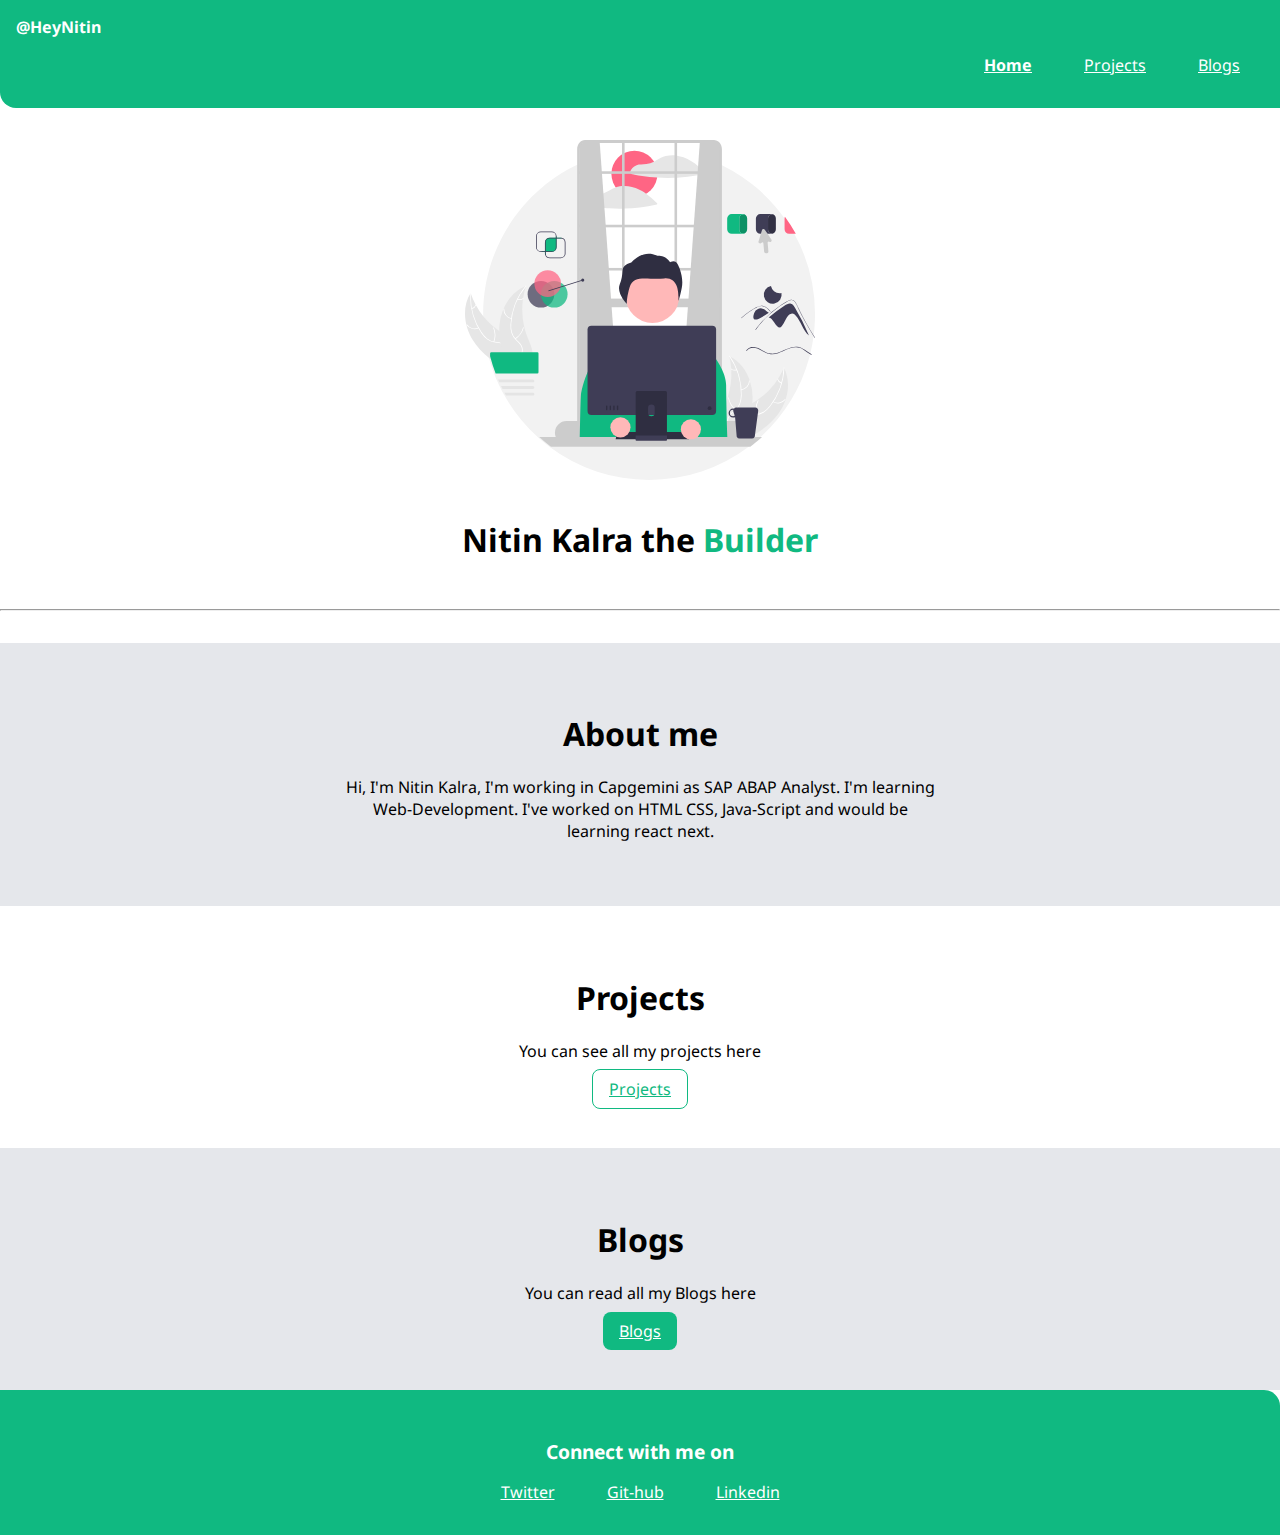
<file: index.html>
<!DOCTYPE html>
<html lang="en">
<head>
    <meta charset="UTF-8">
    <meta http-equiv="X-UA-Compatible" content="IE=edge">
    <meta name="viewport" content="width=device-width, initial-scale=1.0">
    <title>Home | Nitin Kalra</title>
    <link rel="stylesheet" href="styles.css">
</head>
<body>
    
    

    <nav class="navigation container">
        <div class="nav-brand">@HeyNitin</div>

        <ul class="list-non-bullet nav-pills">

            <li class="list-inline link-active">
                <a class="link" href="/index.html">Home</a>
            </li>

            <li class="list-inline">
                <a class="link" href="/projects.html">Projects</a>
            </li>

            <li class="list-inline">
                <a class="link" href="/blogs.html">Blogs</a>
            </li>

        </ul>
    </nav>

    <header class="hero">

        <img class="hero-img" src="images/hero.svg" />
        <h1 class="hero-header">Nitin Kalra the  <span style = "color: var(--primary-color);">Builder</span></h1>

    </header>

    <hr>





    <section class="section ow">
        <div class="container container-center">
            <h1>About me</h1>
                <p>Hi, I'm Nitin Kalra, I'm working in Capgemini as SAP ABAP Analyst. I'm learning Web-Development. I've worked on HTML CSS, Java-Script and would be learning react next. </p>
        </div>
    </section>

    <section class="section">
        <div class="container container-center">
                <h1>Projects</h1>
                <p>You can see all my projects here</p>
                <a class="link link-secondary" href="/projects.html">Projects</a>
        </div>
    </section>

    <section class="section ow">
        <div class="container container-center">
                <h1>Blogs</h1>
                <p>You can read all my Blogs here</p>
                <a class="link link-primary" href="/blogs.html">Blogs</a>
        </div>
    </section>

        
    <footer class="footer">
        <div class="footer-header">Connect with me on</div>
        <ui class="social-links">
           
           
            <li class="list-inline"> <a class="link" target="_blank" href="https:\\Twitter.com/07_Nitin_07">Twitter</a></li>
            
            <li class="list-inline"> <a class="link" target="_Blank" href="https:\\github.com/heynitin">Git-hub</a></li>


            <li class="list-inline"> <a class="link" target="_blank" href="https://www.linkedin.com/in/heynitin/">Linkedin</a></li>
   
        </ui>


    </footer>



</body>
</html>
</file>
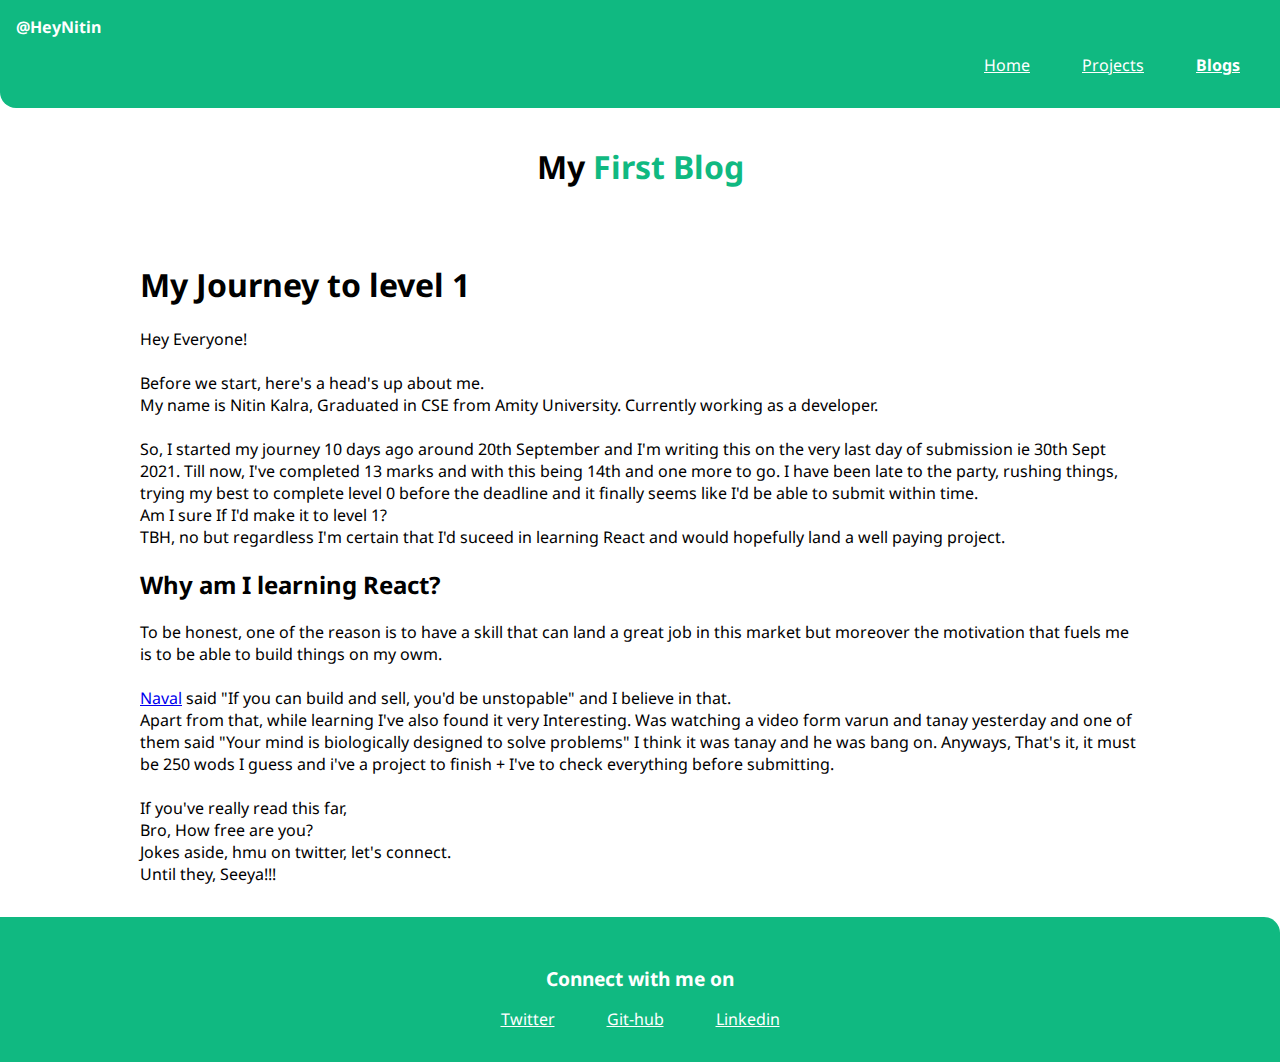
<file: blog01.html>
<!DOCTYPE html>
<html lang="en">
<head>
    <meta charset="UTF-8">
    <meta http-equiv="X-UA-Compatible" content="IE=edge">
    <meta name="viewport" content="width=device-width, initial-scale=1.0">
    <title>Blog</title>
    <link rel="stylesheet" href="styles.css">
</head>
<body>
    
    <nav class="navigation container">
        <div class="nav-brand">@HeyNitin</div>
    
        <ul class="list-non-bullet nav-pills">
    
            <li class="list-inline">
                <a class="link" href="/index.html">Home</a>
            </li>
    
            <li class="list-inline">
                <a class="link" href="/projects.html">Projects</a>
            </li>
    
            <li class="list-inline link-active">
                <a class="link" href="/blogs.html">Blogs</a>
            </li>
    
        </ul>
    </nav>


    <div class="container container-center">

        <h1 class="hero-header">My <span style = "color: var(--primary-color);"> First Blog</span></h1>
    
    </div>

    <div class="container container-centered02">

        <h1>My Journey to level 1</h1>

        <p>
            Hey Everyone!<br><br>
            Before we start, here's a head's up about me. <br>
            My name is Nitin Kalra, Graduated in CSE from Amity University. Currently working as a developer.<br>
            <br>
            So, I started my journey 10 days ago around 20th September and I'm writing this on the very last day of submission ie 30th Sept 2021. Till now, I've completed 13 marks and with this being 14th and one more to go. I have been late to the party, rushing things, trying my best to complete level 0 before the deadline and it finally seems like I'd be able to submit within time.<br>
            Am I sure If I'd make it to level 1? <br>
            TBH, no but regardless I'm certain that I'd suceed in learning React and would hopefully land a well paying project.

        </p>


        <h2>Why am I learning React?</h2>

        <p>
            
            To be honest, one of the reason is to have a skill that can land a great job in this market but moreover the motivation that fuels me is to be able to build things on my owm. <br>
            <br>
            <a target="_blank" href = "https://twitter.com/naval">Naval</a> said "If you can build and sell, you'd be unstopable" and I believe in that.

            <br>
            Apart from that, while learning I've also found it very Interesting. Was watching a video form varun and tanay yesterday and one of them said "Your mind is biologically designed to solve problems" I think it was tanay and he was bang on.

            Anyways, That's it, it must be 250 wods I guess and i've a project to finish + I've to check everything before submitting. <br>
            
            <br>If you've really read this far,<br> Bro, How free are you?<br>
            Jokes aside, hmu on twitter, let's connect.<br>

            Until they, Seeya!!!



        </p>

    </div>
    

    <footer class="footer">
        <div class="footer-header">Connect with me on</div>
        <ui class="social-links">
           
           
            <li class="list-inline"> <a class="link" target="_blank" href="https:\\Twitter.com/07_Nitin_07">Twitter</a></li>
            
            <li class="list-inline"> <a class="link" target="_Blank" href="https:\\github.com/heynitin">Git-hub</a></li>
    
    
            <li class="list-inline"> <a class="link" target="_blank" href="https://www.linkedin.com/in/heynitin/">Linkedin</a></li>
    
        </ui>
    
    
    </footer>

</body>
</html>
</file>
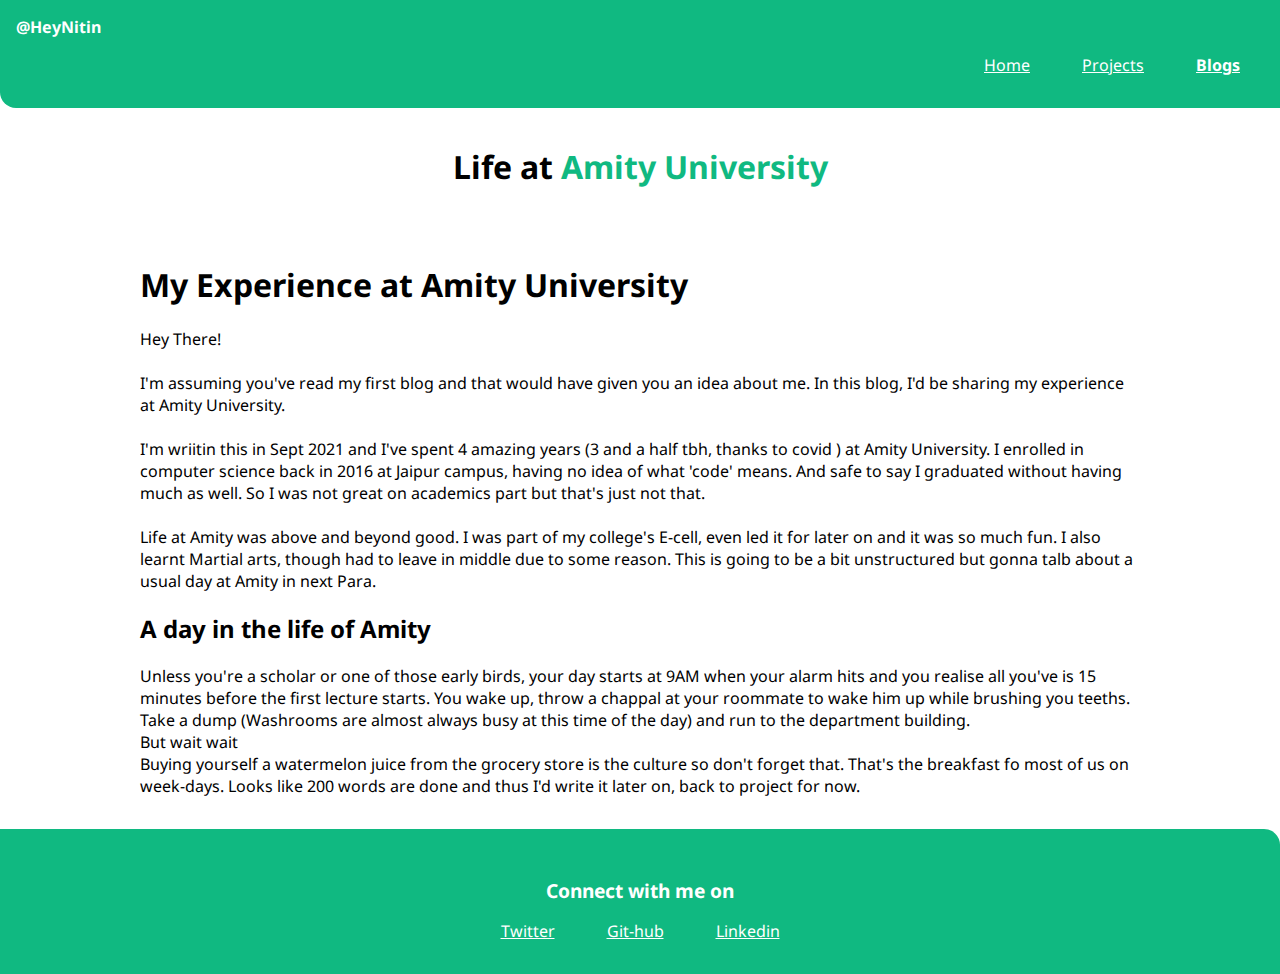
<file: blog02.html>
<!DOCTYPE html>
<html lang="en">
<head>
    <meta charset="UTF-8">
    <meta http-equiv="X-UA-Compatible" content="IE=edge">
    <meta name="viewport" content="width=device-width, initial-scale=1.0">
    <title>Blog</title>
    <link rel="stylesheet" href="styles.css">
</head>
<body>
    
    <nav class="navigation container">
        <div class="nav-brand">@HeyNitin</div>
    
        <ul class="list-non-bullet nav-pills">
    
            <li class="list-inline">
                <a class="link" href="/index.html">Home</a>
            </li>
    
            <li class="list-inline">
                <a class="link" href="/projects.html">Projects</a>
            </li>
    
            <li class="list-inline link-active">
                <a class="link" href="/blogs.html">Blogs</a>
            </li>
    
        </ul>
    </nav>


    <div class="container container-center">

        <h1 class="hero-header">Life at <span style = "color: var(--primary-color);">Amity University</span></h1>
    
    </div>

    <div class="container container-centered02">

        <h1>My Experience at Amity University</h1>

        <p>
            Hey There! <br><br>
            I'm assuming you've read my first blog and that would have given you an idea about me. In this blog, I'd be sharing my experience at Amity University. <br>
            <br>
            I'm wriitin this in Sept 2021 and I've spent 4 amazing years (3 and a half tbh, thanks to covid ) at Amity University. I enrolled in computer science back in 2016 at Jaipur campus, having no idea of what 'code' means. And safe to say I graduated without having much as well. So I was not great on academics part but that's just not that.<br>

            <br> Life at Amity was above and beyond good. I was part of my college's E-cell, even led it for later on and it was so much fun. I also learnt Martial arts, though had to leave in middle due to some reason. This is going to be a bit unstructured but gonna talb about a usual day at Amity in next Para.

        </p>


        <h2>A day in the life of Amity</h2>

        <p>
            Unless you're a scholar or one of those early birds, your day starts at 9AM when your alarm hits and you realise all you've is 15 minutes before the first lecture starts. You wake up, throw a chappal at your roommate to wake him up while brushing you teeths. Take a dump (Washrooms are almost always busy at this time of the day) and run to the department building.<br> But wait wait<br>
            Buying yourself a watermelon juice from the grocery store is the culture so don't forget that. That's the breakfast fo most of us on week-days. Looks like 200 words are done and thus I'd write it later on, back to project for now.
        </p>

    </div>
    

    <footer class="footer">
        <div class="footer-header">Connect with me on</div>
        <ui class="social-links">
           
           
            <li class="list-inline"> <a class="link" target="_blank" href="https:\\Twitter.com/07_Nitin_07">Twitter</a></li>
            
            <li class="list-inline"> <a class="link" target="_Blank" href="https:\\github.com/heynitin">Git-hub</a></li>
    
    
            <li class="list-inline"> <a class="link" target="_blank" href="https://www.linkedin.com/in/heynitin/">Linkedin</a></li>
    
        </ui>
    
    
    </footer>

</body>
</html>
</file>
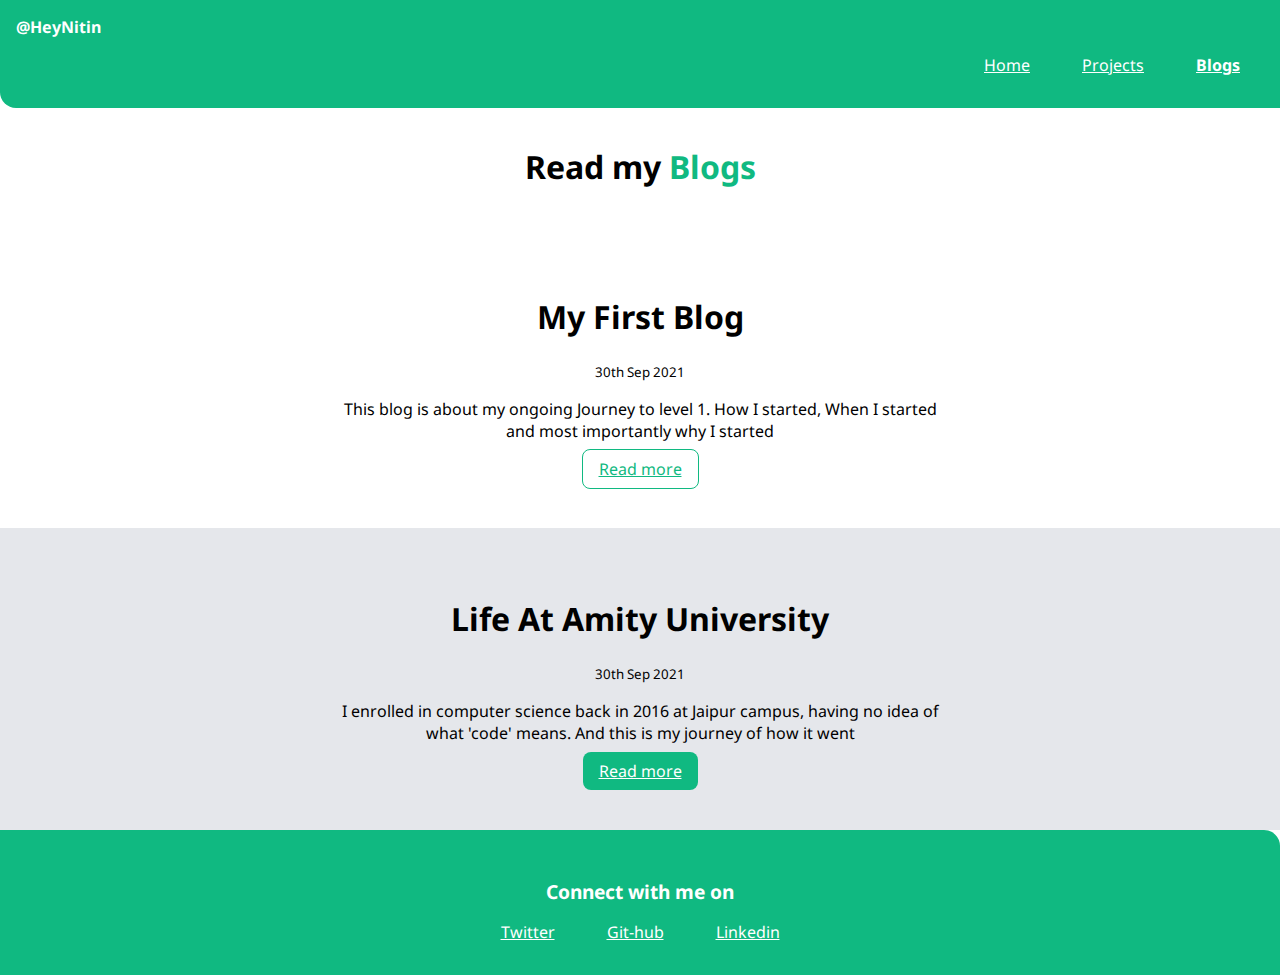
<file: blogs.html>
<!DOCTYPE html>
<html lang="en">
<head>
    <meta charset="UTF-8">
    <meta http-equiv="X-UA-Compatible" content="IE=edge">
    <meta name="viewport" content="width=device-width, initial-scale=1.0">
    <title>Blogs | Nitin Kalra</title>

    <link rel="stylesheet" href="styles.css">
</head>

<body>
    
    <nav class="navigation container">
    <div class="nav-brand">@HeyNitin</div>

    <ul class="list-non-bullet nav-pills">

        <li class="list-inline">
            <a class="link" href="/index.html">Home</a>
        </li>

        <li class="list-inline">
            <a class="link" href="/projects.html">Projects</a>
        </li>

        <li class="list-inline link-active">
            <a class="link" href="/blogs.html">Blogs</a>
        </li>

    </ul>
</nav>


<div class="container container-center">

    <h1 class="hero-header">Read my <span style = "color: var(--primary-color);">Blogs</span></h1>


</div>

        <section class="section">
            <div class="container container-center">
                <h1>My First Blog</h1>
                <small>30th Sep 2021</small>

                    <p>This blog is about my ongoing Journey to level 1. How I started, When I started and most importantly why I started</p>

                    <a class="link link-secondary" target="_blank" href="/blog01.html">Read more</a>

                

            </div>
        </section>



        <section class="section ow">
            <div class="container container-center">
                <h1>Life At Amity University</h1>
                <small>30th Sep 2021</small>
                    <p> I enrolled in computer science back in 2016 at Jaipur campus, having no idea of what 'code' means. And this is my journey of how it went</p>

                <a class="link link-primary" target="_blank" href="/blog02.html">Read more</a>

                

            </div>
        </section>


        

<footer class="footer">
    <div class="footer-header">Connect with me on</div>
    <ui class="social-links">
       
       
        <li class="list-inline"> <a class="link" target="_blank" href="https:\\Twitter.com/07_Nitin_07">Twitter</a></li>
        
        <li class="list-inline"> <a class="link" target="_Blank" href="https:\\github.com/heynitin">Git-hub</a></li>


        <li class="list-inline"> <a class="link" target="_blank" href="https://www.linkedin.com/in/heynitin/">Linkedin</a></li>

    </ui>


</footer>




</body>
</html>
</file>
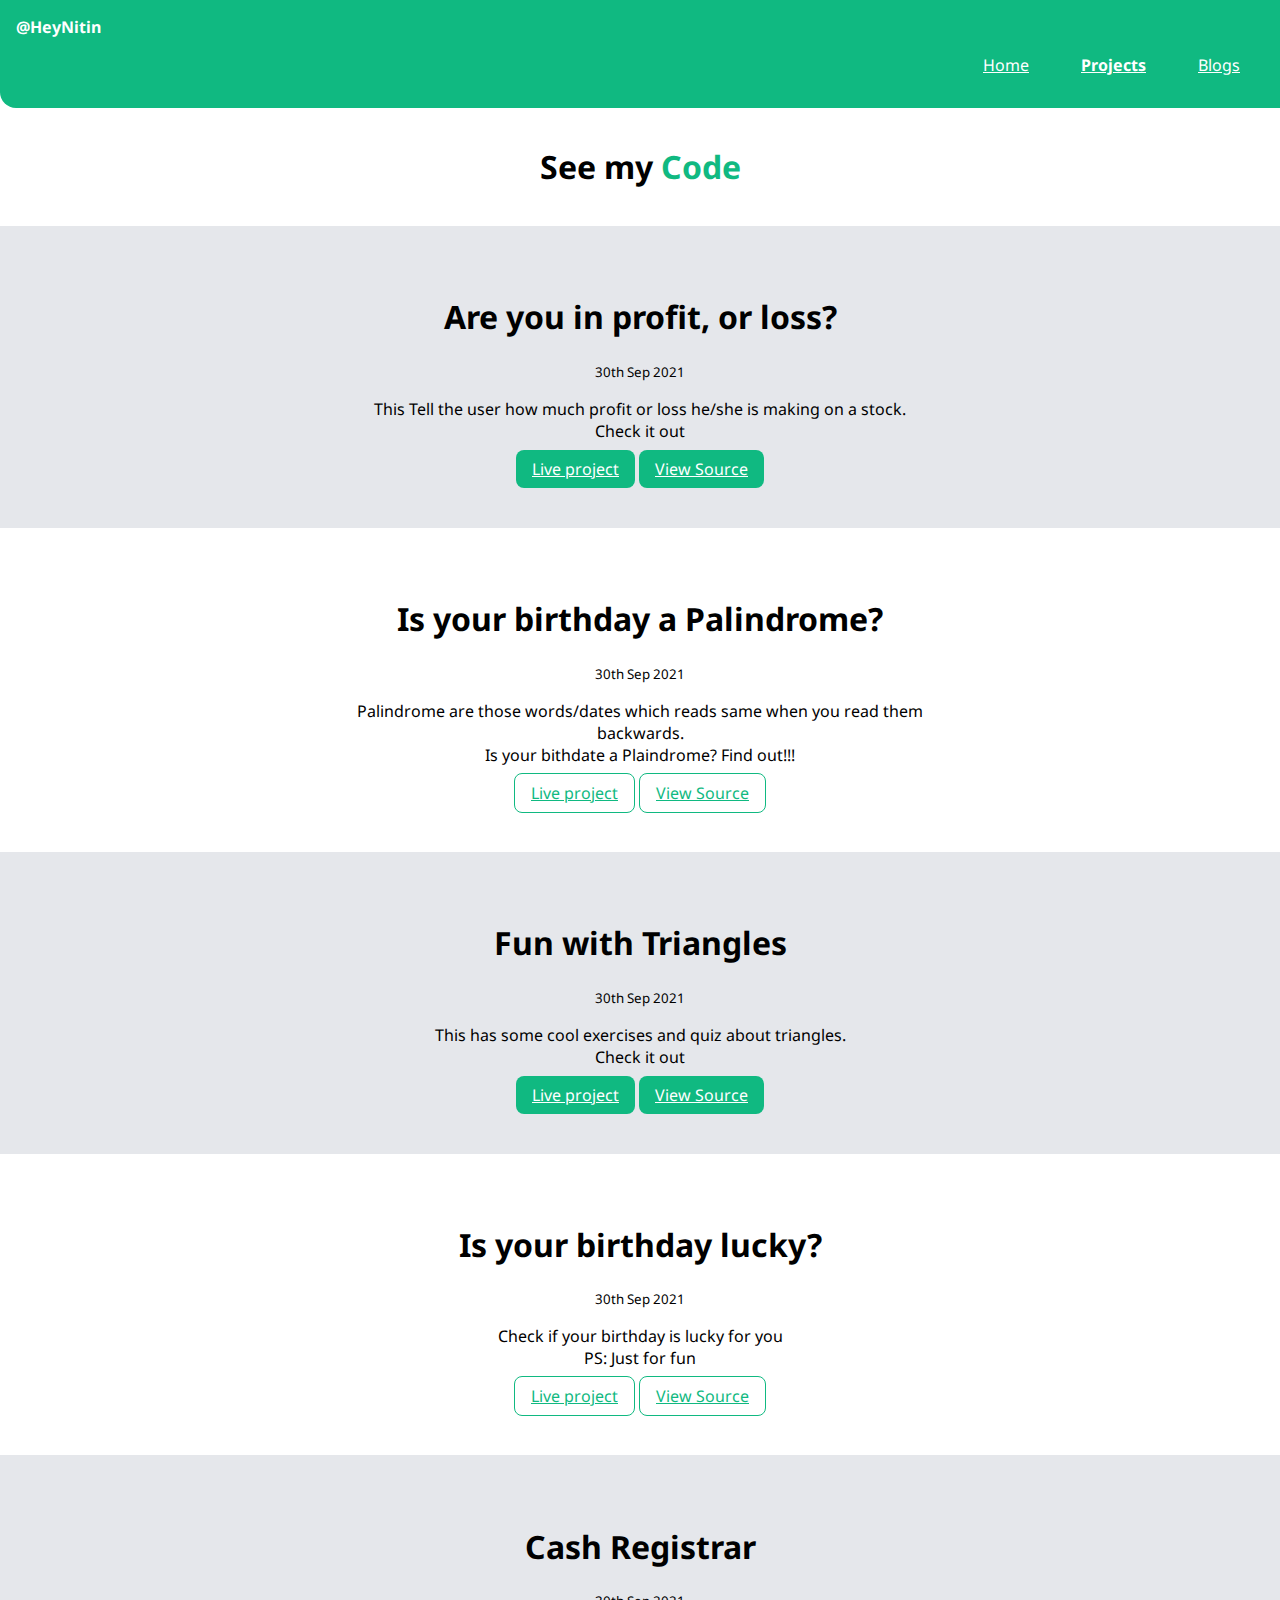
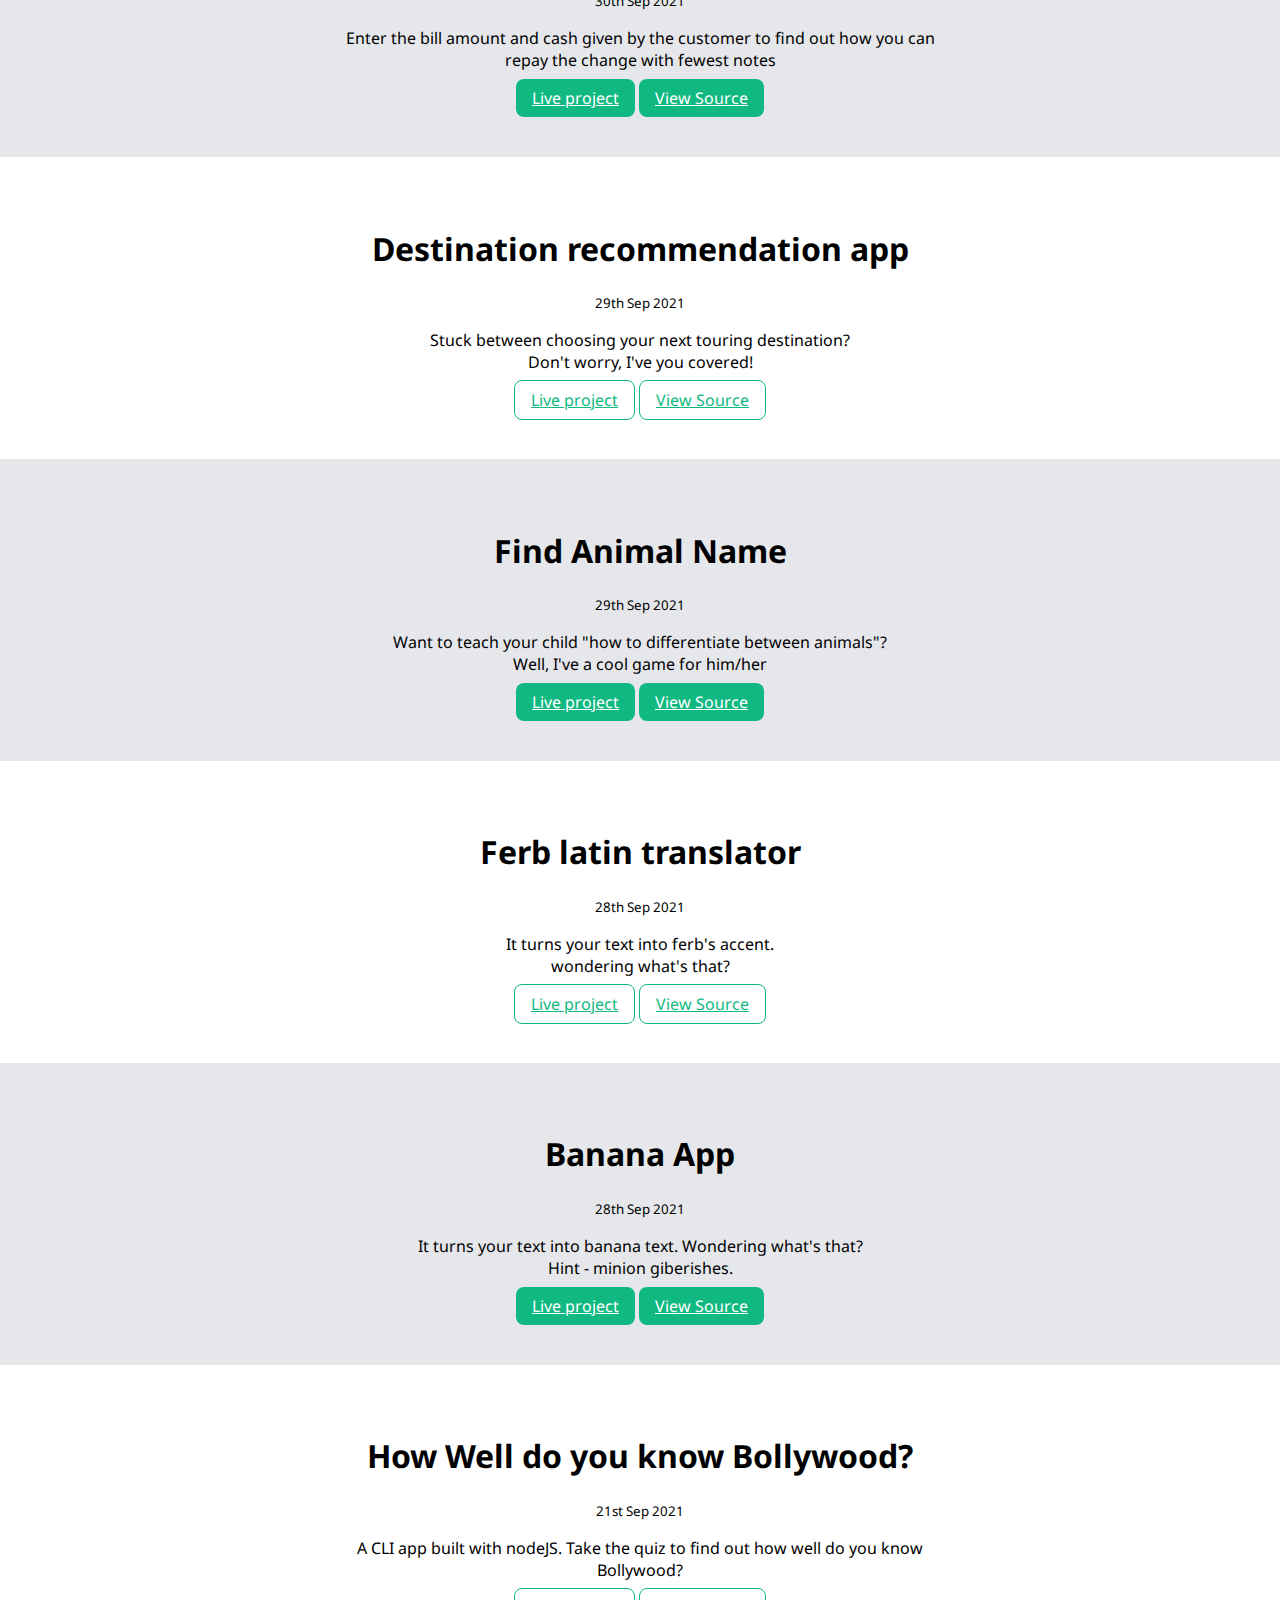
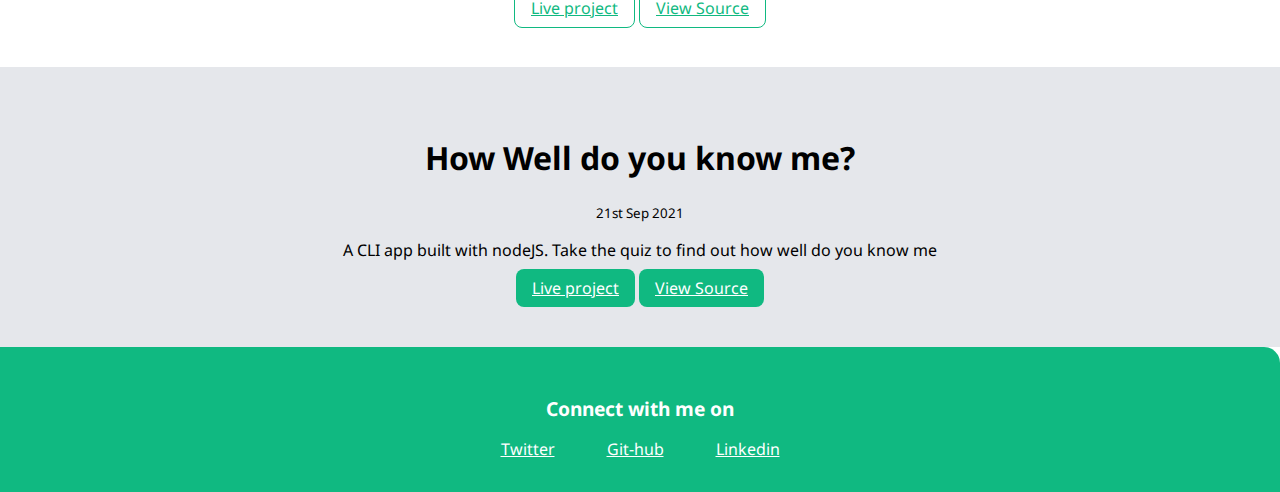
<file: projects.html>
<!DOCTYPE html>
<html lang="en">
<head>
    <meta charset="UTF-8">
    <meta http-equiv="X-UA-Compatible" content="IE=edge">
    <meta name="viewport" content="width=device-width, initial-scale=1.0">
    <title>Projects | Nitin Kalra</title>

    <link rel="stylesheet" href="styles.css">

</head>
<body>
    
    <nav class="navigation container">
        <div class="nav-brand">@HeyNitin</div>

        <ul class="list-non-bullet nav-pills">

            <li class="list-inline">
                <a class="link" href="/index.html">Home</a>
            </li>

            <li class="list-inline link-active">
                <a class="link" href="/projects.html">Projects</a>
            </li>

            <li class="list-inline">
                <a class="link" href="/blogs.html">Blogs</a>
            </li>

        </ul>
    </nav>

    
    <div class="container container-center">

        <h1 class="hero-header">See my <span style = "color: var(--primary-color);">Code</span></h1>


    </div>

            <section class="section ow">
                <div class="container container-center">
                    <h1>Are you in profit, or loss?</h1>
                    <small>30th Sep 2021</small>

                        <p>This Tell the user how much profit or loss he/she is making on a stock.<br>
                        Check it out
                        </p>

                    <a class="link link-primary" target="_blank" href="https://nk-stock.netlify.app/">Live project</a>

                    <a class="link link-primary" target="_blank" href="https://github.com/HeyNitin/Are-you-in-Profit-or-loss">View Source</a>

                </div>
            </section>


            <section class="section">
                <div class="container container-center">
                    <h1>Is your birthday a Palindrome?</h1>
                    <small>30th Sep 2021</small>
                        <p>Palindrome are those words/dates which reads same when you read them backwards. <br>
                        Is your bithdate a Plaindrome? Find out!!! </p>

                    <a class="link link-secondary" target="_blank" href="https://nk-palindrome.netlify.app/">Live project</a>

                    <a class="link link-secondary" target="_blank" href="https://github.com/HeyNitin/Is-your-bithday-palindrome-mark13">View Source</a>

                </div>
            </section>


            <section class="section ow">
                <div class="container container-center">
                    <h1>Fun with Triangles</h1>
                    <small>30th Sep 2021</small>

                        <p>This has some cool exercises and quiz about triangles.<br>
                            Check it out
                        </p>

                    <a class="link link-primary" target="_blank" href="https://nitin-mark12.netlify.app/">Live project</a>

                    <a class="link link-primary" target="_blank" href="https://github.com/HeyNitin/fun-with-triangles-Mark12">View Source</a>

                </div>
            </section>


            <section class="section">
                <div class="container container-center">
                    <h1>Is your birthday lucky?</h1>
                    <small>30th Sep 2021</small>
                        <p>Check if your birthday is lucky for you<br>
                        PS: Just for fun</p>

                    <a class="link link-secondary" target="_blank" href="https://nt0d8.csb.app/">Live project</a>

                    <a class="link link-secondary" target="_blank" href="https://github.com/HeyNitin/Is-your-birthday-lucky-Mark11">View Source</a>

                </div>
            </section>


            <section class="section ow">
                <div class="container container-center">
                    <h1>Cash Registrar</h1>
                    <small>30th Sep 2021</small>

                        <p>Enter the bill amount and cash given by the customer to find out how you can repay the change with fewest notes
                        </p>

                    <a class="link link-primary" target="_blank" href="https://biwky.csb.app/">Live project</a>

                    <a class="link link-primary" target="_blank" href="https://github.com/HeyNitin/Cash-Registrar-Mark10">View Source</a>

                </div>
            </section>  


            <section class="section">
                <div class="container container-center">
                    <h1>Destination recommendation app</h1>
                    <small>29th Sep 2021</small>
                        <p>Stuck between choosing your next touring destination?
                            <br>Don't worry, I've you covered!</p>

                    <a class="link link-secondary" target="_blank" href="https://6stt7.csb.app/">Live project</a>

                    <a class="link link-secondary" target="_blank" href="https://github.com/HeyNitin/Destination-recommendation-app-Mark9">View Source</a>

                </div>
            </section>




            <section class="section ow">
                <div class="container container-center">
                    <h1>Find Animal Name</h1>
                    <small>29th Sep 2021</small>

                        <p>Want to teach your child "how to differentiate between animals"?
                        <br>Well, I've a cool game for him/her</p>

                    <a class="link link-primary" target="_blank" href="https://0dvkf.csb.app/">Live project</a>

                    <a class="link link-primary" target="_blank" href="https://github.com/HeyNitin/Find-animal-name-mark8">View Source</a>

                </div>
            </section>




            <section class="section">
                <div class="container container-center">
                    <h1>Ferb latin translator</h1>
                    <small>28th Sep 2021</small>
                        <p>It turns your text into ferb's accent.
                            <br>wondering what's that?</p>

                    <a class="link link-secondary" target="_blank" href="https://ferblatintranslatorapp.netlify.app/">Live project</a>

                    <a class="link link-secondary" target="_blank" href="https://github.com/HeyNitin/Ferb-latin-translator">View Source</a>

                </div>
            </section>




            <section class="section ow">
                <div class="container container-center">
                    <h1>Banana App</h1>
                    <small>28th Sep 2021</small>

                        <p>It turns your text into banana text. Wondering what's that?
                            <br>Hint - minion giberishes.</p>

                    <a class="link link-primary" target="_blank" href="https://banana-app-nk-neog.netlify.app">Live project</a>

                    <a class="link link-primary" target="_blank" href="https://github.com/HeyNitin/Banana-App">View Source</a>

                </div>
            </section>

       

            <section class="section">
                <div class="container container-center">
                    <h1>How Well do you know Bollywood?</h1>
                    <small>21st Sep 2021</small>
                        <p>A CLI app built with nodeJS. Take the quiz to find out how well do you know Bollywood?</p>

                    <a class="link link-secondary" target="_blank" href="https://replit.com/@HeyNitin/Mark-2?embed=1&output=1">Live project</a>

                    <a class="link link-secondary" target="_blank" href="https://github.com/HeyNitin/Mark-2-How-well-do-you-know-Bollywood-quiz">View Source</a>

                </div>
            </section>


            <section class="section ow">
                <div class="container container-center">
                    <h1>How Well do you know me?</h1>
                    <small>21st Sep 2021</small>

                        <p>A CLI app built with nodeJS. Take the quiz to find out how well do you know me</p>

                    <a class="link link-primary" target="_blank" href="https://replit.com/@HeyNitin/Mark-1?embed=1&output=1">Live project</a>

                    <a class="link link-primary" target="_blank" href="https://github.com/HeyNitin/Mark-1-How-well-Do-you-know-me-quiz">View Source</a>

                </div>
            </section>

      








    <footer class="footer">
        <div class="footer-header">Connect with me on</div>
        <ui class="social-links">
           
           
            <li class="list-inline"> <a class="link" target="_blank" href="https:\\Twitter.com/07_Nitin_07">Twitter</a></li>
            
            <li class="list-inline"> <a class="link" target="_Blank" href="https:\\github.com/heynitin">Git-hub</a></li>


            <li class="list-inline"> <a class="link" target="_blank" href="https://www.linkedin.com/in/heynitin/">Linkedin</a></li>
   
        </ui>


    </footer>





</body>
</html>
</file>
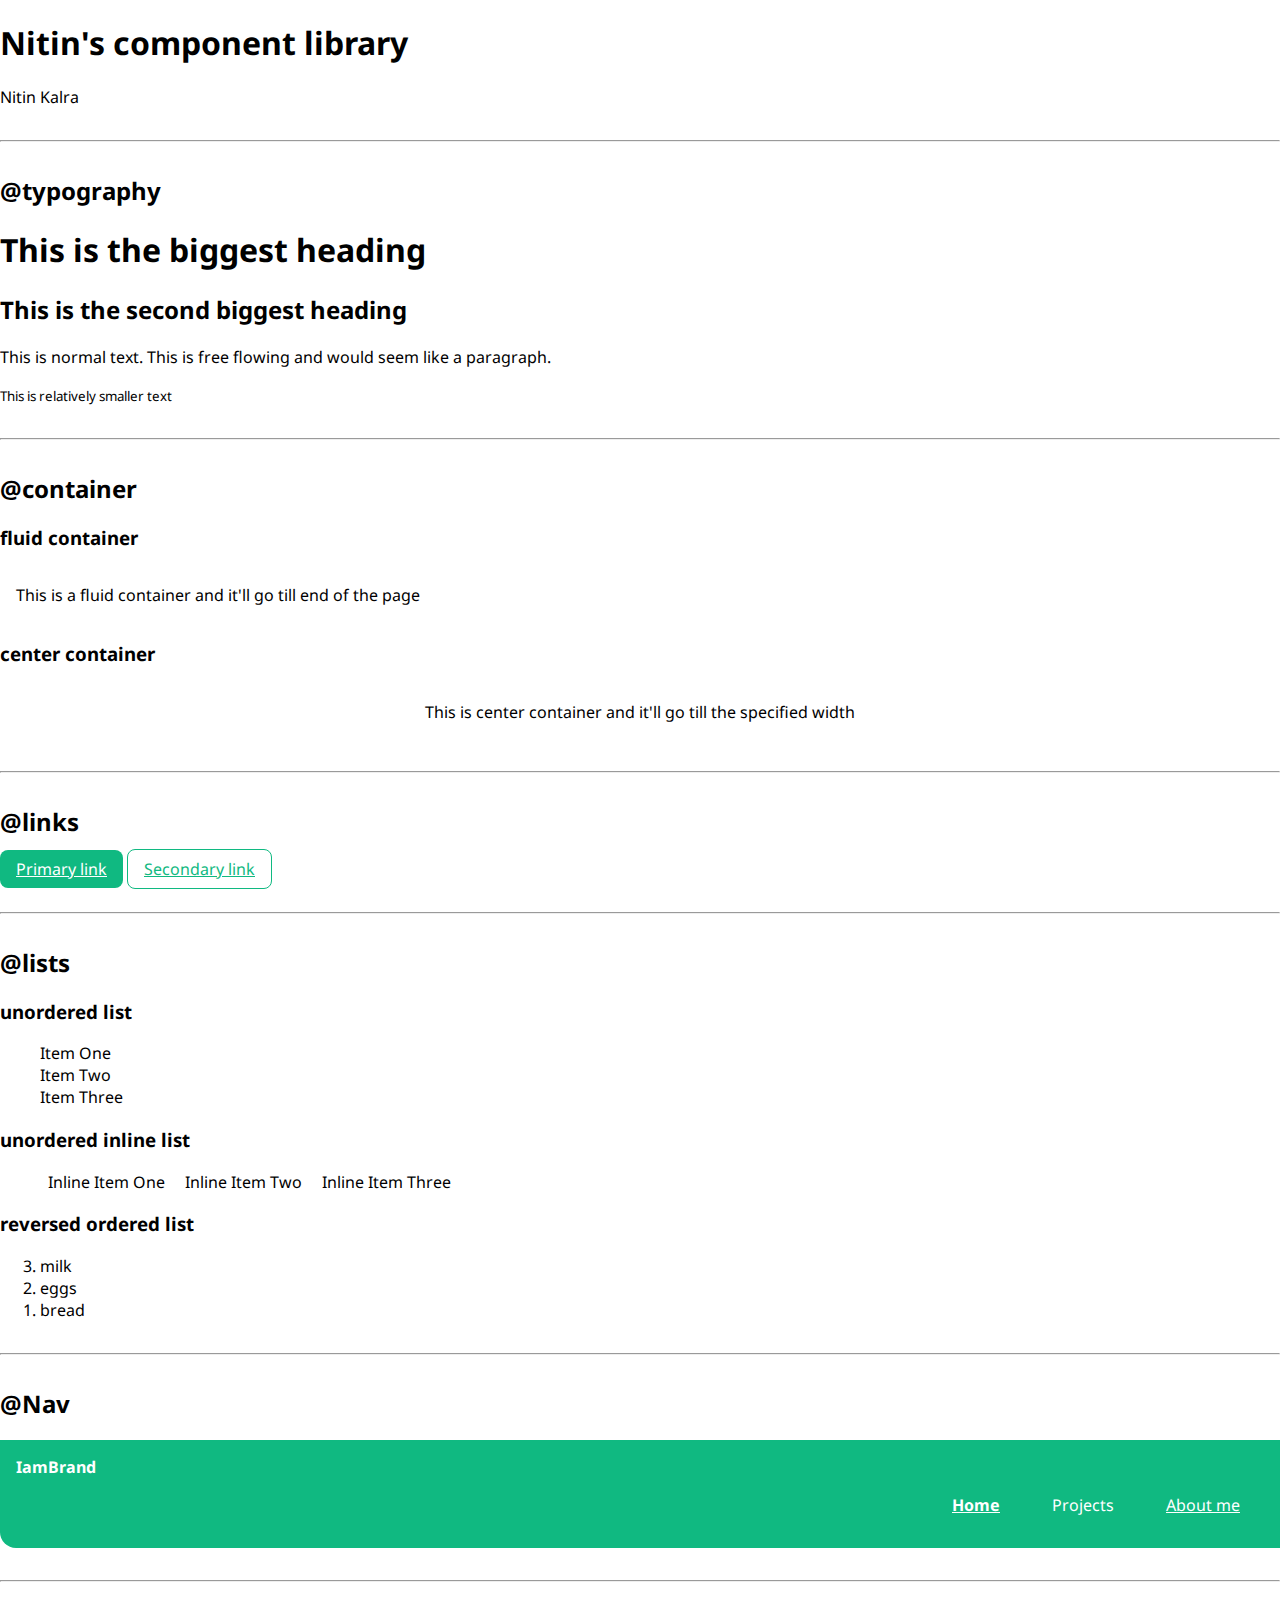
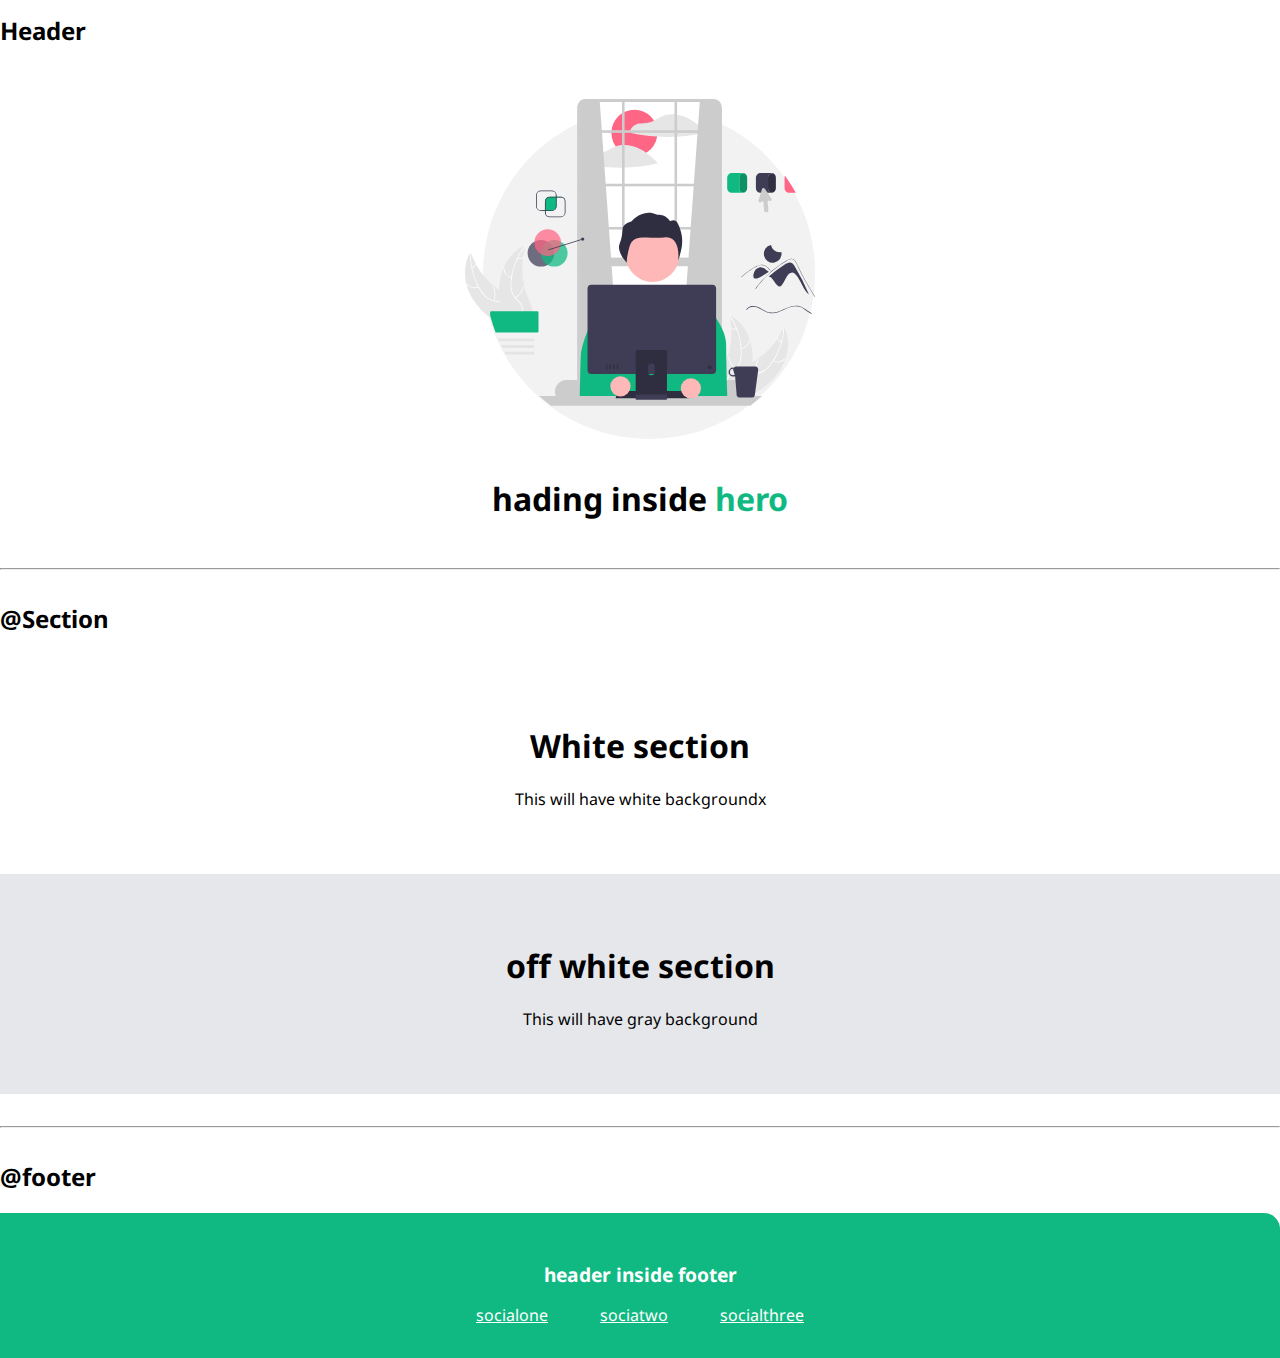
<file: lib/components.html>
<!DOCTYPE html>
<html lang="en">

<head>
    <meta charset="UTF-8">
    <meta http-equiv="X-UA-Compatible" content="IE=edge">
    <meta name="viewport" content="width=device-width, initial-scale=1.0">
    <title>Component Library</title>

    <!-- <! First way of doing css
    
    -- <style>
        body{

            color: red
        }

    </style> -->

    <link href="\styles.css" rel="Stylesheet" />
</head>

<body>
    <!-- Second way of doing CSS
        <h1 style="color:red">Nitin's component library</h1> -->
    <h1>Nitin's component library</h1>

    <div>Nitin Kalra</div>

    <hr>

    <h2>@typography</h2>

    <h1>This is the biggest heading</h1>
    <h2>This is the second biggest heading</h2>
    <p>This is normal text. This is free flowing and would seem like a paragraph.</p>
    <small>This is relatively smaller text</small>

    <hr>

    <h2>@container</h2>
    <h3>fluid container</h3>
    <div class="container container-fluid">This is a fluid container and it'll go till end of the page</div>

    <h3>center container</h3>
    <div class="container container-center">This is center container and it'll go till the specified width</div>

    <hr>

    <h2>@links</h2>

    <a class="link link-primary" href="/">Primary link</a>
    <a class="link link-secondary" href="/">Secondary link</a>

    <hr>

    <h2>@lists</h2>

    <h3>unordered list</h3>

    <ul class="list-non-bullet">

        <li>Item One</li>
        <li>Item Two</li>
        <li>Item Three</li>

    </ul>

    <h3>unordered inline list</h3>

    <ul class="list-non-bullet ">

        <li class="list-inline">Inline Item One</li>
        <li class="list-inline">Inline Item Two</Li>
        <li class="list-inline">Inline Item Three</li>

    </ul>

    <h3>reversed ordered list</h3>

    <ol reversed>

        <li>milk</li>
        <li>eggs</li>
        <li>bread</li>

    </ol>


    <hr>

    <h2>@Nav</h2>

    <nav class="navigation container">
        <div class="nav-brand">IamBrand</div>

        <ul class="list-non-bullet nav-pills">

            <li class="list-inline link-active">
                <a class="link" href="/">Home</a>
            </li>

            <li class="list-inline">
                <a class="link" hred="/">Projects</a>
            </li>

            <li class="list-inline">
                <a class="link" href="/">About me</a>
            </li>

        </ul>


    </nav>
    <hr>

    <h2>Header</h2>

    <header class="hero">

        <img class="hero-img" src="\images/hero.svg" />
        <h1 class="hero-header">hading inside <span style = "color: var(--primary-color);">hero</span></h1>

    </header>

    <hr>

    <h2>@Section</h2>
        
    <section class="section">
        <div class="container container-center">
            <h1>White section</h1>
            <p>This will have white backgroundx
        </div>
    </section>

    

    <section class="section ow">
        <div class="container container-center">
            <h1>off white section</h1>
            <p>This will have gray background</p>
        </div>
    </section>

    

    <hr>

    <h2>@footer</h2>

    <footer class="footer">
        <div class="footer-header">header inside footer</div>
        <ui class="social-links">
           
           
            <li class="list-inline"> <a class="link" href="/">socialone</a></li>
            
            <li class="list-inline"> <a class="link" href="/">sociatwo</a></li>


            <li class="list-inline"> <a class="link" href="/">socialthree</a></li>
   
        </ui>


    </footer>




</body>

</html>
</file>
<file: styles.css>
@import url('https://fonts.googleapis.com/css2?family=Noto+Sans:ital,wght@0,400;1,700&display=swap');


:root {

    --primary-color: #10B981;
    --off-white:#E5E7EB;
}

body {

    font-family: 'Noto Sans', sans-serif;
    margin: 0px;
}

hr {

    margin: 2rem 0rem;
}

.container {

    padding: 1rem 1rem;
}

.container-center {

    max-width: 600px;
    margin: auto;
    text-align: center;
}

.container-centered02 {

    max-width: 1000px;
    margin: auto;
}


.container-centered{

    max-width: 300px;
    margin-left: 41rem;
}

.container-centered01{

    max-width: 300px;
    margin: auto;
}



.link {

    padding: 0.5rem 1rem;


}


.link-primary {
    background-color: var(--primary-color);
    border-radius: 0.5rem;
    color: white;
    
    
    
}

.link-secondary {

    color: var(--primary-color);
    border-radius: 0.5rem;
    border: 1px solid var(--primary-color);

}

.list-non-bullet {

    list-style: none;

}

.list-inline {

    display: inline;
    padding: 0rem 0.5rem;

}


.navigation {

    background-color: var(--primary-color);
    color: white;
    border-bottom-left-radius: 1rem;
    padding: 1rem;
    

}

.navigation .nav-brand{

    font-weight: bold;
}


.navigation .link{

    color: white;
    
}

.navigation .nav-pills{

    text-align: right;
}

.navigation .link-active{

    font-weight: bold;
}


.hero{

    padding: 2rem;
}

.hero .hero-img{

    max-width: 350px;
    display: block;
    margin: auto;

}

.hero .hero-header{

    padding-top: 1rem;
    text-align: center;
    padding: 1rem;
    margin-bottom: -2rem;
}

.section{

    padding: 2rem;
}

.section h1 {

    text-align: center;

}

.ow{

    background-color: var(--off-white);
}

.footer{

    background-color: var(--primary-color);
    padding: 2rem 1rem;
    color: white;
    text-align: center;
    border-top-right-radius: 1rem;
}

.footer .link{

    color: white;
    
}

.footer-header{


    padding: 1rem 0rem;
    font-size: larger;
    font-weight: bold;
}
</file>
